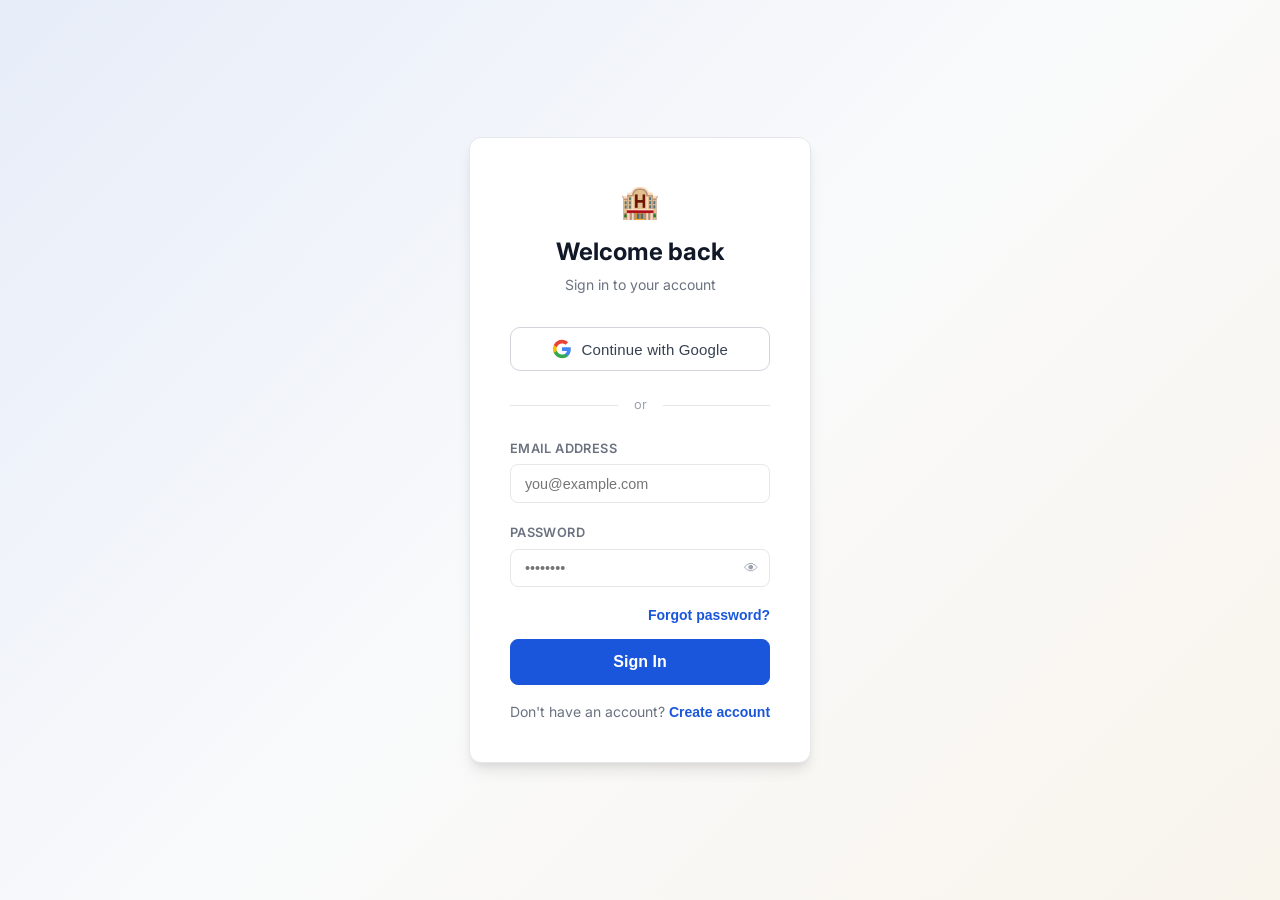
<file: frontend/index.html>
<!DOCTYPE html>
<html lang="en">
<head>
  <meta charset="UTF-8" />
  <meta name="viewport" content="width=device-width, initial-scale=1.0" />
  <title>HotelReservation</title>
  <link rel="preconnect" href="https://fonts.googleapis.com" />
  <link href="https://fonts.googleapis.com/css2?family=Inter:wght@400;500;600;700&display=swap" rel="stylesheet" />
  <link rel="stylesheet" href="css/styles.css" />
  <!-- Google Identity Services (required for the token flow) -->
  <!-- FIX: removed async/defer — GIS must be fully loaded before the user
       can click "Sign in with Google". async/defer means window.google
       may still be undefined when the first click fires, causing a silent
       failure. Synchronous load guarantees the library is ready. -->
  <script src="https://accounts.google.com/gsi/client"></script>
</head>
<body>

<!-- ── Toast container ─────────────────────────────────────── -->
<div id="toast-container" class="toast-container"></div>

<!-- ════════════════════════════════════════════════════════════
     AUTH SHELL  (unauthenticated)
     ════════════════════════════════════════════════════════════ -->
<div id="auth-shell" class="auth-layout" style="display:none;">
  <div>

    <!-- ── LOGIN ──────────────────────────────────────────────── -->
    <div id="auth-login" class="auth-card auth-view">
      <div class="auth-header">
        <div class="auth-logo">🏨</div>
        <h1 class="auth-title">Welcome back</h1>
        <p class="auth-subtitle">Sign in to your account</p>
      </div>

      <div id="login-alert" class="alert alert-error"></div>

      <button id="btn-google-login" type="button" class="btn btn-google btn-block btn-lg">
        <svg class="google-icon" viewBox="0 0 24 24" width="20" height="20" xmlns="http://www.w3.org/2000/svg">
          <path d="M22.56 12.25c0-.78-.07-1.53-.2-2.25H12v4.26h5.92c-.26 1.37-1.04 2.53-2.21 3.31v2.77h3.57c2.08-1.92 3.28-4.74 3.28-8.09z" fill="#4285F4"/>
          <path d="M12 23c2.97 0 5.46-.98 7.28-2.66l-3.57-2.77c-.98.66-2.23 1.06-3.71 1.06-2.86 0-5.29-1.93-6.16-4.53H2.18v2.84C3.99 20.53 7.7 23 12 23z" fill="#34A853"/>
          <path d="M5.84 14.09c-.22-.66-.35-1.36-.35-2.09s.13-1.43.35-2.09V7.07H2.18C1.43 8.55 1 10.22 1 12s.43 3.45 1.18 4.93l2.85-2.22.81-.62z" fill="#FBBC05"/>
          <path d="M12 5.38c1.62 0 3.06.56 4.21 1.64l3.15-3.15C17.45 2.09 14.97 1 12 1 7.7 1 3.99 3.47 2.18 7.07l3.66 2.84c.87-2.6 3.3-4.53 6.16-4.53z" fill="#EA4335"/>
        </svg>
        Continue with Google
      </button>

      <div class="divider">or</div>

      <form id="form-login">
        <div class="form-group">
          <label class="form-label" for="login-email">Email Address</label>
          <input id="login-email" class="form-control" type="email"
            placeholder="you@example.com" required autocomplete="email" />
        </div>
        <div class="form-group">
          <label class="form-label" for="login-password">Password</label>
          <div class="input-group">
            <input id="login-password" class="form-control" type="password"
              placeholder="••••••••" required autocomplete="current-password" />
            <button type="button" class="input-icon-right toggle-pw">👁</button>
          </div>
        </div>

        <div class="flex-between mb-2">
          <span></span>
          <button type="button" class="link-btn"
            onclick="Router.goAuth('forgot-password')">Forgot password?</button>
        </div>

        <button id="btn-login" class="btn btn-primary btn-block btn-lg" type="submit">
          Sign In
        </button>
      </form>

      <p class="text-center" style="font-size:0.875rem;color:var(--text-secondary);margin-top:1rem;">
        Don't have an account?
        <button class="link-btn" onclick="Router.goAuth('register')">Create account</button>
      </p>
    </div>

    <!-- ── REGISTER ────────────────────────────────────────────── -->
    <div id="auth-register" class="auth-card auth-view" style="display:none;">
      <div class="auth-header">
        <div class="auth-logo">🏨</div>
        <h1 class="auth-title">Create account</h1>
        <p class="auth-subtitle">Join HotelReservation today</p>
      </div>

      <div id="reg-alert" class="alert alert-error"></div>

      <button id="btn-google-register" type="button" class="btn btn-google btn-block btn-lg">
        <svg class="google-icon" viewBox="0 0 24 24" width="20" height="20" xmlns="http://www.w3.org/2000/svg">
          <path d="M22.56 12.25c0-.78-.07-1.53-.2-2.25H12v4.26h5.92c-.26 1.37-1.04 2.53-2.21 3.31v2.77h3.57c2.08-1.92 3.28-4.74 3.28-8.09z" fill="#4285F4"/>
          <path d="M12 23c2.97 0 5.46-.98 7.28-2.66l-3.57-2.77c-.98.66-2.23 1.06-3.71 1.06-2.86 0-5.29-1.93-6.16-4.53H2.18v2.84C3.99 20.53 7.7 23 12 23z" fill="#34A853"/>
          <path d="M5.84 14.09c-.22-.66-.35-1.36-.35-2.09s.13-1.43.35-2.09V7.07H2.18C1.43 8.55 1 10.22 1 12s.43 3.45 1.18 4.93l2.85-2.22.81-.62z" fill="#FBBC05"/>
          <path d="M12 5.38c1.62 0 3.06.56 4.21 1.64l3.15-3.15C17.45 2.09 14.97 1 12 1 7.7 1 3.99 3.47 2.18 7.07l3.66 2.84c.87-2.6 3.3-4.53 6.16-4.53z" fill="#EA4335"/>
        </svg>
        Sign up with Google
      </button>

      <div class="divider">or</div>

      <form id="form-register">
        <div class="form-group">
          <label class="form-label" for="reg-name">Full Name</label>
          <input id="reg-name" class="form-control" type="text"
            placeholder="John Doe" required autocomplete="name" />
        </div>
        <div class="form-group">
          <label class="form-label" for="reg-email">Email Address</label>
          <input id="reg-email" class="form-control" type="email"
            placeholder="you@example.com" required autocomplete="email" />
        </div>
        <div class="form-group">
          <label class="form-label" for="reg-password">Password</label>
          <div class="input-group">
            <input id="reg-password" class="form-control" type="password"
              placeholder="Min 8 characters" required autocomplete="new-password" />
            <button type="button" class="input-icon-right toggle-pw">👁</button>
          </div>
        </div>
        <div class="form-group">
          <label class="form-label" for="reg-confirm">Confirm Password</label>
          <div class="input-group">
            <input id="reg-confirm" class="form-control" type="password"
              placeholder="Repeat password" required autocomplete="new-password" />
            <button type="button" class="input-icon-right toggle-pw">👁</button>
          </div>
        </div>

        <button id="btn-register" class="btn btn-primary btn-block btn-lg" type="submit">
          Create Account
        </button>
      </form>

      <p class="text-center" style="font-size:0.875rem;color:var(--text-secondary);margin-top:1rem;">
        Already have an account?
        <button class="link-btn" onclick="Router.goAuth('login')">Sign in</button>
      </p>
    </div>

    <!-- ── VERIFY EMAIL ────────────────────────────────────────── -->
    <div id="auth-verify-email" class="auth-card auth-view" style="display:none;">
      <div class="auth-header">
        <div class="auth-logo">📧</div>
        <h1 class="auth-title">Verify your email</h1>
        <p class="auth-subtitle">
          We sent a 6-digit code to<br>
          <strong id="verify-email-hint" style="color:var(--primary);">your email</strong>
        </p>
      </div>

      <div id="verify-alert" class="alert alert-error"></div>

      <div id="otp-verify-email" class="otp-container">
        <input class="otp-input" type="text" maxlength="1" inputmode="numeric" />
        <input class="otp-input" type="text" maxlength="1" inputmode="numeric" />
        <input class="otp-input" type="text" maxlength="1" inputmode="numeric" />
        <input class="otp-input" type="text" maxlength="1" inputmode="numeric" />
        <input class="otp-input" type="text" maxlength="1" inputmode="numeric" />
        <input class="otp-input" type="text" maxlength="1" inputmode="numeric" />
      </div>

      <button id="btn-verify-email" class="btn btn-primary btn-block btn-lg">
        Verify Email
      </button>

      <p class="text-center mt-2" style="font-size:0.875rem;color:var(--text-secondary);">
        Didn't receive it?
        <button id="btn-resend-verify" class="link-btn">Resend code</button>
      </p>

      <p class="text-center mt-1">
        <button class="link-btn" onclick="Router.goAuth('login')"
          style="color:var(--text-muted);font-weight:500;">← Back to login</button>
      </p>
    </div>

    <!-- ── FORGOT PASSWORD ─────────────────────────────────────── -->
    <div id="auth-forgot-password" class="auth-card auth-view" style="display:none;">
      <div class="auth-header">
        <div class="auth-logo">🔑</div>
        <h1 class="auth-title">Reset password</h1>
        <p class="auth-subtitle">Enter your email and we'll send a reset code</p>
      </div>

      <div id="forgot-alert" class="alert alert-error"></div>

      <form id="form-forgot">
        <div class="form-group">
          <label class="form-label" for="forgot-email">Email Address</label>
          <input id="forgot-email" class="form-control" type="email"
            placeholder="you@example.com" required />
        </div>
        <button id="btn-forgot" class="btn btn-primary btn-block btn-lg" type="submit">
          Send Reset Code
        </button>
      </form>

      <p class="text-center mt-2">
        <button class="link-btn" onclick="Router.goAuth('login')"
          style="color:var(--text-muted);font-weight:500;">← Back to login</button>
      </p>
    </div>

    <!-- ── RESET PASSWORD  (OTP + new password) ───────────────── -->
    <div id="auth-reset-password" class="auth-card auth-view" style="display:none;">
      <div class="auth-header">
        <div class="auth-logo">🔐</div>
        <h1 class="auth-title">Set new password</h1>
        <p class="auth-subtitle">
          Enter the code sent to<br>
          <strong id="reset-email-hint" style="color:var(--primary);">your email</strong>
        </p>
      </div>

      <div id="reset-alert" class="alert alert-error"></div>

      <!-- Phase 1: OTP entry -->
      <div id="reset-phase-otp">
        <div id="otp-reset" class="otp-container">
          <input class="otp-input" type="text" maxlength="1" inputmode="numeric" />
          <input class="otp-input" type="text" maxlength="1" inputmode="numeric" />
          <input class="otp-input" type="text" maxlength="1" inputmode="numeric" />
          <input class="otp-input" type="text" maxlength="1" inputmode="numeric" />
          <input class="otp-input" type="text" maxlength="1" inputmode="numeric" />
          <input class="otp-input" type="text" maxlength="1" inputmode="numeric" />
        </div>
        <button id="btn-verify-otp" class="btn btn-primary btn-block btn-lg" style="margin-top:1.25rem;">
          Verify Code
        </button>
      </div>

      <!-- Phase 2: New password (shown after OTP is verified) -->
      <div id="reset-phase-password" style="display:none;">
        <div class="form-group">
          <label class="form-label" for="reset-new-password">New Password</label>
          <div class="input-group">
            <input id="reset-new-password" class="form-control" type="password"
              placeholder="Min 8 characters" autocomplete="new-password" />
            <button type="button" class="input-icon-right toggle-pw">👁️</button>
          </div>
        </div>
        <div class="form-group">
          <label class="form-label" for="reset-confirm-password">Confirm Password</label>
          <div class="input-group">
            <input id="reset-confirm-password" class="form-control" type="password"
              placeholder="Repeat password" autocomplete="new-password" />
            <button type="button" class="input-icon-right toggle-pw">👁️</button>
          </div>
        </div>
        <button id="btn-reset-password" class="btn btn-primary btn-block btn-lg">
          Reset Password
        </button>
      </div>
    </div>

  </div>
</div>
<!-- end auth-shell -->

<!-- ════════════════════════════════════════════════════════════
     APP SHELL  (authenticated)
     ════════════════════════════════════════════════════════════ -->
<div id="app-shell" class="app-container" style="display:none;">

  <div id="sidebar-overlay" class="sidebar-overlay"></div>

  <!-- ── SIDEBAR ──────────────────────────────────────────────── -->
  <aside id="sidebar" class="sidebar">
    <div class="sidebar-logo">
      <div class="logo-title"><span>🏨</span> HotelReservation</div>
    </div>

    <nav class="sidebar-nav">
      <span class="nav-section-label">Main</span>
      <button class="nav-link active" data-view="dashboard" onclick="Router.go('dashboard')">
        <span class="nav-icon">🏠</span> Dashboard
      </button>
      <button class="nav-link" data-view="profile" onclick="Router.go('profile')">
        <span class="nav-icon">👤</span> My Profile
      </button>

      <span class="nav-section-label">Account</span>
      <button class="nav-link" data-view="edit-profile" onclick="Router.go('edit-profile')">
        <span class="nav-icon">✏️</span> Edit Profile
      </button>
      <button class="nav-link" data-view="change-password" onclick="Router.go('change-password')">
        <span class="nav-icon">🔒</span> Change Password
      </button>

      <span class="nav-section-label">Developer</span>
      <button class="nav-link" data-view="endpoints" onclick="Router.go('endpoints')">
        <span class="nav-icon">🔌</span> API Explorer
        <span class="nav-badge">10</span>
      </button>
    </nav>

    <div class="sidebar-footer">
      <div class="user-info-mini">
        <div class="avatar-circle" id="mini-avatar">U</div>
        <div class="user-info-text">
          <div class="user-name-mini"  id="mini-name">Loading…</div>
          <div class="user-email-mini" id="mini-email"></div>
        </div>
      </div>
      <button id="btn-logout" class="btn btn-ghost btn-block btn-sm" style="margin-top:0.5rem;">
        🚪 Sign Out
      </button>
    </div>
  </aside>

  <!-- ── MAIN CONTENT ─────────────────────────────────────────── -->
  <div class="main-content">

    <header class="topbar">
      <div>
        <button id="hamburger" class="hamburger">☰</button>
        <div class="topbar-title"    id="topbar-title">Dashboard</div>
        <div class="topbar-subtitle" id="topbar-subtitle">Welcome back!</div>
      </div>
      <div class="topbar-actions">
        <button class="btn btn-outline btn-sm" onclick="Router.go('edit-profile')">
          Edit Profile
        </button>
      </div>
    </header>

    <!-- ════════════════════════════════════════════════════
         VIEW: Dashboard
         ════════════════════════════════════════════════════ -->
    <div id="view-dashboard" class="view active">
      <div class="page-container">

        <div class="profile-hero">
          <div class="profile-avatar-large" id="dash-avatar">U</div>
          <div class="profile-hero-info">
            <div class="profile-hero-name"  id="dash-name">Loading…</div>
            <div class="profile-hero-email" id="dash-email"></div>
            <div class="profile-hero-badge">✅ Active Account</div>
          </div>
        </div>

        <div class="info-grid">
          <div class="info-item">
            <div class="info-label">Full Name</div>
            <div class="info-value" id="dash-name-2">—</div>
          </div>
          <div class="info-item">
            <div class="info-label">Email</div>
            <div class="info-value" id="dash-email-2">—</div>
          </div>
          <div class="info-item">
            <div class="info-label">Phone</div>
            <div class="info-value" id="dash-phone">—</div>
          </div>
          <div class="info-item">
            <div class="info-label">User ID</div>
            <div class="info-value" id="dash-id">—</div>
          </div>
        </div>

        <div class="card">
          <div class="card-header">
            <div>
              <div class="card-title">Quick Actions</div>
              <div class="card-subtitle">Common tasks</div>
            </div>
          </div>
          <div style="display:flex;gap:0.75rem;flex-wrap:wrap;">
            <button class="btn btn-primary" onclick="Router.go('edit-profile')">✏️ Update Profile</button>
            <button class="btn btn-outline" onclick="Router.go('change-password')">🔒 Change Password</button>
            <button class="btn btn-ghost"   onclick="Router.go('endpoints')">🔌 API Explorer</button>
          </div>
        </div>

      </div>
    </div>

    <!-- ════════════════════════════════════════════════════
         VIEW: Profile (read-only)
         ════════════════════════════════════════════════════ -->
    <div id="view-profile" class="view">
      <div class="page-container">

        <div class="profile-hero">
          <div class="profile-avatar-large" id="profile-avatar">U</div>
          <div class="profile-hero-info">
            <div class="profile-hero-name"  id="profile-name">Loading…</div>
            <div class="profile-hero-email" id="profile-email"></div>
            <div class="profile-hero-badge">✅ Verified Account</div>
          </div>
          <button class="btn btn-outline btn-sm"
            style="color:white;border-color:rgba(255,255,255,0.6);background:rgba(255,255,255,0.15);"
            onclick="Router.go('edit-profile')">Edit ✏️</button>
        </div>

        <div class="card">
          <div class="card-header">
            <div class="card-title">Account Details</div>
          </div>
          <div class="info-grid" style="margin-bottom:0;">
            <div class="info-item">
              <div class="info-label">Full Name</div>
              <div class="info-value" id="profile-name2">—</div>
            </div>
            <div class="info-item">
              <div class="info-label">Email</div>
              <div class="info-value" id="profile-email2">—</div>
            </div>
            <div class="info-item">
              <div class="info-label">Phone</div>
              <div class="info-value" id="profile-phone">—</div>
            </div>
            <div class="info-item">
              <div class="info-label">User ID</div>
              <div class="info-value" id="profile-id">—</div>
            </div>
          </div>
        </div>

      </div>
    </div>

    <!-- ════════════════════════════════════════════════════
         VIEW: Edit Profile
         ════════════════════════════════════════════════════ -->
    <div id="view-edit-profile" class="view">
      <div class="page-container">

        <div class="card">
          <div class="card-header">
            <div>
              <div class="card-title">Update Profile</div>
              <div class="card-subtitle">PATCH /api/me/profile/update</div>
            </div>
          </div>

          <div id="edit-profile-alert" class="alert alert-error"></div>

          <form id="form-edit-profile">
            <label for="edit-image" style="cursor:pointer;">
              <div class="avatar-upload-area">
                <div class="avatar-preview" id="edit-avatar-preview">U</div>
                <div class="avatar-upload-text">
                  <strong>Click to change profile photo</strong>
                  JPG, PNG supported
                </div>
              </div>
            </label>
            <input id="edit-image" type="file" accept="image/*" style="display:none;" />

            <div class="form-group">
              <label class="form-label" for="edit-phone">Phone Number</label>
              <input id="edit-phone" class="form-control" type="tel"
                placeholder="+977 98XXXXXXXX" />
              <div class="form-hint">Include country code for best results</div>
            </div>

            <div style="display:flex;gap:0.75rem;">
              <button id="btn-save-profile" class="btn btn-primary" type="submit">Save Changes</button>
              <button type="button" class="btn btn-ghost" onclick="Router.go('profile')">Cancel</button>
            </div>
          </form>
        </div>

      </div>
    </div>

    <!-- ════════════════════════════════════════════════════
         VIEW: Change Password
         ════════════════════════════════════════════════════ -->
    <div id="view-change-password" class="view">
      <div class="page-container">

        <div class="card">
          <div class="card-header">
            <div>
              <div class="card-title">Change Password</div>
              <div class="card-subtitle">POST /_allauth/app/v1/auth/password/change</div>
            </div>
          </div>

          <div id="change-pw-alert" class="alert alert-error"></div>

          <form id="form-change-password">
            <div class="form-group">
              <label class="form-label" for="current-password">Current Password</label>
              <div class="input-group">
                <input id="current-password" class="form-control" type="password"
                  placeholder="Your current password" required autocomplete="current-password" />
                <button type="button" class="input-icon-right toggle-pw">👁</button>
              </div>
            </div>
            <div class="form-group">
              <label class="form-label" for="new-password">New Password</label>
              <div class="input-group">
                <input id="new-password" class="form-control" type="password"
                  placeholder="Min 8 characters" required autocomplete="new-password" />
                <button type="button" class="input-icon-right toggle-pw">👁</button>
              </div>
            </div>
            <div class="form-group">
              <label class="form-label" for="confirm-new-password">Confirm New Password</label>
              <div class="input-group">
                <input id="confirm-new-password" class="form-control" type="password"
                  placeholder="Repeat new password" required autocomplete="new-password" />
                <button type="button" class="input-icon-right toggle-pw">👁</button>
              </div>
            </div>

            <button id="btn-change-password" class="btn btn-primary" type="submit">
              Update Password
            </button>
          </form>
        </div>

      </div>
    </div>

    <!-- ════════════════════════════════════════════════════
         VIEW: API Explorer
         ════════════════════════════════════════════════════ -->
    <div id="view-endpoints" class="view">
      <div class="page-container">

        <div class="card section-gap">
          <div class="card-header">
            <div>
              <div class="card-title">🔌 API Explorer</div>
              <div class="card-subtitle">All 10 backend endpoints – click to expand & test</div>
            </div>
          </div>

          <p style="font-size:0.75rem;font-weight:700;color:var(--text-muted);text-transform:uppercase;letter-spacing:0.08em;margin-bottom:0.5rem;">Auth Endpoints</p>

          <div class="endpoint-card">
            <div class="endpoint-header">
              <span class="method-badge method-post">POST</span>
              <span class="endpoint-path">/_allauth/app/v1/auth/signup</span>
              <span class="endpoint-desc">Register a new user</span>
              <span class="ep-arrow">▼</span>
            </div>
            <div class="endpoint-body">
              <p style="font-size:0.8rem;color:var(--text-secondary);margin-bottom:0.5rem;">Request body (JSON):</p>
              <div class="code-block">{ "email": "user@example.com", "password": "secure123", "full_name": "John Doe" }</div>
              <p style="font-size:0.75rem;color:var(--text-muted);margin-top:0.5rem;">→ Follow up with <b>POST /auth/email/verify</b> using the 6-digit OTP sent to email.</p>
            </div>
          </div>

          <div class="endpoint-card">
            <div class="endpoint-header">
              <span class="method-badge method-post">POST</span>
              <span class="endpoint-path">/_allauth/app/v1/auth/login</span>
              <span class="endpoint-desc">Login with email + password</span>
              <span class="ep-arrow">▼</span>
            </div>
            <div class="endpoint-body">
              <div class="code-block">{ "email": "user@example.com", "password": "secure123" }</div>
            </div>
          </div>

          <div class="endpoint-card">
            <div class="endpoint-header">
              <span class="method-badge method-delete">DELETE</span>
              <span class="endpoint-path">/_allauth/app/v1/auth/logout</span>
              <span class="endpoint-desc">Logout (invalidate session)</span>
              <span class="ep-arrow">▼</span>
            </div>
            <div class="endpoint-body">
              <p style="font-size:0.8rem;color:var(--text-secondary);">Requires: Authorization Bearer token. No body needed.</p>
            </div>
          </div>

          <div class="endpoint-card">
            <div class="endpoint-header">
              <span class="method-badge method-post">POST</span>
              <span class="endpoint-path">/_allauth/app/v1/auth/email/verify</span>
              <span class="endpoint-desc">Verify email with 6-digit OTP</span>
              <span class="ep-arrow">▼</span>
            </div>
            <div class="endpoint-body">
              <div class="code-block">{ "key": "123456" }</div>
            </div>
          </div>

          <div class="endpoint-card">
            <div class="endpoint-header">
              <span class="method-badge method-post">POST</span>
              <span class="endpoint-path">/_allauth/app/v1/auth/password/request</span>
              <span class="endpoint-desc">Request password reset (sends OTP)</span>
              <span class="ep-arrow">▼</span>
            </div>
            <div class="endpoint-body">
              <div class="code-block">{ "email": "user@example.com" }</div>
            </div>
          </div>

          <div class="endpoint-card">
            <div class="endpoint-header">
              <span class="method-badge method-get">GET</span>
              <span class="endpoint-path">/_allauth/app/v1/auth/password/reset</span>
              <span class="endpoint-desc">Validate OTP via X-Password-Reset-Key header</span>
              <span class="ep-arrow">▼</span>
            </div>
            <div class="endpoint-body">
              <div class="code-block">GET /_allauth/app/v1/auth/password/reset
X-Password-Reset-Key: 123456</div>
            </div>
          </div>

          <div class="endpoint-card">
            <div class="endpoint-header">
              <span class="method-badge method-post">POST</span>
              <span class="endpoint-path">/_allauth/app/v1/auth/password/reset</span>
              <span class="endpoint-desc">Set new password using verified OTP</span>
              <span class="ep-arrow">▼</span>
            </div>
            <div class="endpoint-body">
              <div class="code-block">{ "key": "123456", "password": "newSecret99" }</div>
            </div>
          </div>

          <div class="endpoint-card">
            <div class="endpoint-header">
              <span class="method-badge method-post">POST</span>
              <span class="endpoint-path">/_allauth/app/v1/auth/password/change</span>
              <span class="endpoint-desc">Change password (authenticated)</span>
              <span class="ep-arrow">▼</span>
            </div>
            <div class="endpoint-body">
              <p style="font-size:0.8rem;color:var(--text-secondary);margin-bottom:0.35rem;">Requires: Bearer token</p>
              <div class="code-block">{ "current_password": "oldPass", "new_password": "newPass123" }</div>
            </div>
          </div>

          <div class="endpoint-card">
            <div class="endpoint-header">
              <span class="method-badge method-post">POST</span>
              <span class="endpoint-path">/_allauth/app/v1/auth/token/refresh</span>
              <span class="endpoint-desc">Refresh JWT access token</span>
              <span class="ep-arrow">▼</span>
            </div>
            <div class="endpoint-body">
              <div class="code-block">{ "refresh": "eyJ…" }</div>
              <button class="btn btn-outline btn-sm" style="margin-top:0.75rem;" onclick="explorerCall('refresh')">▶ Try it</button>
              <div id="result-refresh" class="response-area" style="display:none;margin-top:0.5rem;"></div>
            </div>
          </div>

          <p style="font-size:0.75rem;font-weight:700;color:var(--text-muted);text-transform:uppercase;letter-spacing:0.08em;margin:1rem 0 0.5rem;">Profile Endpoints</p>

          <div class="endpoint-card">
            <div class="endpoint-header">
              <span class="method-badge method-get">GET</span>
              <span class="endpoint-path">/api/me/</span>
              <span class="endpoint-desc">Get current authenticated user</span>
              <span class="ep-arrow">▼</span>
            </div>
            <div class="endpoint-body">
              <p style="font-size:0.8rem;color:var(--text-secondary);margin-bottom:0.35rem;">Requires: Bearer token</p>
              <button class="btn btn-outline btn-sm" style="margin-top:0.75rem;" onclick="explorerCall('get-me')">▶ Try it</button>
              <div id="result-get-me" class="response-area" style="margin-top:0.5rem;"></div>
            </div>
          </div>

          <div class="endpoint-card">
            <div class="endpoint-header">
              <span class="method-badge method-patch">PATCH</span>
              <span class="endpoint-path">/api/me/profile/update</span>
              <span class="endpoint-desc">Update profile image & phone</span>
              <span class="ep-arrow">▼</span>
            </div>
            <div class="endpoint-body">
              <p style="font-size:0.8rem;color:var(--text-secondary);margin-bottom:0.35rem;">Requires: Bearer token · Content-Type: multipart/form-data</p>
              <div class="code-block">PATCH /api/me/profile/update
Authorization: Bearer &lt;access_token&gt;

FormData:
  phone: "+977 9800000000"
  image: [file, optional]</div>
              <button class="btn btn-outline btn-sm" style="margin-top:0.75rem;" onclick="explorerCall('get-profile')">▶ GET Profile</button>
              <div id="result-get-profile" class="response-area" style="margin-top:0.5rem;"></div>
            </div>
          </div>

        </div><!-- end card -->

        <!-- Token Inspector -->
        <div class="card">
          <div class="card-header">
            <div class="card-title">🔑 Current Tokens</div>
          </div>
          <div>
            <p style="font-size:0.78rem;color:var(--text-muted);margin-bottom:0.5rem;">Access Token (JWT):</p>
            <div class="code-block" id="token-display"
              style="word-break:break-all;font-size:0.72rem;max-height:80px;overflow:auto;">—</div>
            <button class="btn btn-outline btn-sm" style="margin-top:0.75rem;"
              onclick="document.getElementById('token-display').textContent = Tokens.access || '(none)'">
              Show Token
            </button>
          </div>
        </div>

      </div>
    </div>
    <!-- end views -->

  </div><!-- end main-content -->
</div><!-- end app-shell -->

<!-- Public-safe: client_id is not a secret -->
<script>
  window.__GOOGLE_CLIENT_ID__ = '783306575389-e9c48viohr7o8aafl81vml9usd74fjsl.apps.googleusercontent.com';
</script>

<script src="js/api.js"></script>
<script src="js/app.js"></script>

<!--
  FIX: moved g-btn-container to after the scripts.
  It must exist in the DOM when loginWithGoogleButton() runs, but
  it does not need to exist before DOMContentLoaded — placing it
  here keeps it out of the tab order and screen reader flow.

  Hidden container for google.accounts.id.renderButton().
  renderButton writes Google's own button element here; we then
  programmatically click it to open the GIS credential popup
  without FedCM — works even when FedCM is disabled by the user.
  position:fixed keeps it out of the layout flow entirely so it
  can never accidentally affect scrollHeight or page dimensions.
-->
<div id="g-btn-container"
  style="position:fixed;top:-9999px;left:-9999px;width:1px;height:1px;overflow:hidden;opacity:0;pointer-events:none;"
  aria-hidden="true"></div>

</body>
</html>
</file>
<file: frontend/css/styles.css>
/* ===========================
   CSS Variables & Reset
   =========================== */
:root {
  --primary: #1a56db;
  --primary-dark: #1e429f;
  --primary-light: #e8efff;
  --accent: #f59e0b;
  --success: #10b981;
  --danger: #ef4444;
  --warning: #f59e0b;
  --text-primary: #111827;
  --text-secondary: #6b7280;
  --text-muted: #9ca3af;
  --bg: #f9fafb;
  --surface: #ffffff;
  --border: #e5e7eb;
  --border-focus: #3b82f6;
  --shadow-sm: 0 1px 2px rgba(0,0,0,0.05);
  --shadow: 0 4px 6px -1px rgba(0,0,0,0.10), 0 2px 4px -1px rgba(0,0,0,0.06);
  --shadow-lg: 0 10px 15px -3px rgba(0,0,0,0.10), 0 4px 6px -2px rgba(0,0,0,0.05);
  --radius: 0.5rem;
  --radius-lg: 0.75rem;
  --transition: 0.2s ease;
}

*, *::before, *::after { box-sizing: border-box; margin: 0; padding: 0; }

html { scroll-behavior: smooth; }

body {
  font-family: 'Inter', system-ui, -apple-system, sans-serif;
  background: var(--bg);
  color: var(--text-primary);
  min-height: 100vh;
  line-height: 1.5;
}

/* ===========================
   Layout
   =========================== */
.app-container {
  display: flex;
  min-height: 100vh;
}

/* ===========================
   Sidebar / Nav
   =========================== */
.sidebar {
  width: 260px;
  background: var(--surface);
  border-right: 1px solid var(--border);
  display: flex;
  flex-direction: column;
  position: fixed;
  top: 0; left: 0; bottom: 0;
  z-index: 100;
  box-shadow: var(--shadow-sm);
  transition: transform var(--transition);
}

.sidebar-logo {
  padding: 1.5rem 1.5rem 1rem;
  border-bottom: 1px solid var(--border);
}

.logo-title {
  font-size: 1.2rem;
  font-weight: 700;
  color: var(--primary);
  display: flex;
  align-items: center;
  gap: 0.5rem;
}

.logo-title span { font-size: 1.4rem; }

.sidebar-nav {
  flex: 1;
  padding: 1rem 0.75rem;
  display: flex;
  flex-direction: column;
  gap: 0.25rem;
}

.nav-section-label {
  font-size: 0.7rem;
  font-weight: 600;
  color: var(--text-muted);
  text-transform: uppercase;
  letter-spacing: 0.08em;
  padding: 0.5rem 0.75rem;
  margin-top: 0.5rem;
}

.nav-link {
  display: flex;
  align-items: center;
  gap: 0.75rem;
  padding: 0.6rem 0.75rem;
  border-radius: var(--radius);
  color: var(--text-secondary);
  text-decoration: none;
  font-size: 0.875rem;
  font-weight: 500;
  cursor: pointer;
  border: none;
  background: none;
  width: 100%;
  text-align: left;
  transition: background var(--transition), color var(--transition);
}

.nav-link:hover {
  background: var(--primary-light);
  color: var(--primary);
}

.nav-link.active {
  background: var(--primary-light);
  color: var(--primary);
  font-weight: 600;
}

.nav-link .nav-icon { font-size: 1rem; width: 1.25rem; }

.nav-badge {
  margin-left: auto;
  background: var(--primary);
  color: white;
  font-size: 0.65rem;
  font-weight: 700;
  padding: 0.1rem 0.4rem;
  border-radius: 9999px;
}

.sidebar-footer {
  padding: 1rem 0.75rem;
  border-top: 1px solid var(--border);
}

.user-info-mini {
  display: flex;
  align-items: center;
  gap: 0.75rem;
  padding: 0.6rem 0.75rem;
  border-radius: var(--radius);
  background: var(--bg);
}

.avatar-circle {
  width: 36px; height: 36px;
  border-radius: 50%;
  background: var(--primary);
  color: white;
  display: flex; align-items: center; justify-content: center;
  font-weight: 700;
  font-size: 0.875rem;
  overflow: hidden;
  flex-shrink: 0;
}

.avatar-circle img { width: 100%; height: 100%; object-fit: cover; }

.user-info-text { overflow: hidden; }
.user-name-mini { font-size: 0.8rem; font-weight: 600; color: var(--text-primary); white-space: nowrap; overflow: hidden; text-overflow: ellipsis; }
.user-email-mini { font-size: 0.7rem; color: var(--text-muted); white-space: nowrap; overflow: hidden; text-overflow: ellipsis; }

/* ===========================
   Main Content
   =========================== */
.main-content {
  margin-left: 260px;
  flex: 1;
  display: flex;
  flex-direction: column;
  min-height: 100vh;
}

.topbar {
  background: var(--surface);
  border-bottom: 1px solid var(--border);
  padding: 1rem 2rem;
  display: flex;
  align-items: center;
  justify-content: space-between;
  position: sticky; top: 0; z-index: 50;
}

.topbar-title { font-size: 1.1rem; font-weight: 700; color: var(--text-primary); }
.topbar-subtitle { font-size: 0.8rem; color: var(--text-muted); margin-top: 0.1rem; }

.topbar-actions { display: flex; align-items: center; gap: 0.75rem; }

.page-container {
  padding: 2rem;
  max-width: 900px;
  width: 100%;
}

/* ===========================
   Views (pages)
   =========================== */
.view { display: none; }
.view.active { display: block; }

/* ===========================
   Auth Layout (unauthenticated)
   =========================== */
.auth-layout {
  min-height: 100vh;
  display: flex;
  align-items: center;
  justify-content: center;
  background: linear-gradient(135deg, #1a56db15 0%, #f9fafb 50%, #f59e0b10 100%);
  padding: 2rem;
}

.auth-card {
  background: var(--surface);
  border-radius: var(--radius-lg);
  box-shadow: var(--shadow-lg);
  padding: 2.5rem;
  width: 100%;
  max-width: 440px;
  border: 1px solid var(--border);
}

.auth-header { text-align: center; margin-bottom: 2rem; }
.auth-logo { font-size: 2rem; margin-bottom: 0.5rem; }
.auth-title { font-size: 1.5rem; font-weight: 700; color: var(--text-primary); }
.auth-subtitle { font-size: 0.875rem; color: var(--text-secondary); margin-top: 0.25rem; }

/* ===========================
   Forms
   =========================== */
.form-group { margin-bottom: 1.25rem; }

.form-label {
  display: block;
  font-size: 0.8rem;
  font-weight: 600;
  color: var(--text-secondary);
  margin-bottom: 0.4rem;
  text-transform: uppercase;
  letter-spacing: 0.03em;
}

.form-control {
  width: 100%;
  padding: 0.65rem 0.875rem;
  border: 1.5px solid var(--border);
  border-radius: var(--radius);
  font-size: 0.9rem;
  color: var(--text-primary);
  background: var(--surface);
  transition: border-color var(--transition), box-shadow var(--transition);
  outline: none;
}

.form-control:focus {
  border-color: var(--border-focus);
  box-shadow: 0 0 0 3px rgba(59,130,246,0.15);
}

.form-control.error { border-color: var(--danger); }

.input-group { position: relative; }
.input-group .form-control { padding-right: 2.5rem; }
.input-icon-right {
  position: absolute; right: 0.75rem; top: 50%; transform: translateY(-50%);
  cursor: pointer; color: var(--text-muted); font-size: 0.9rem;
  background: none; border: none; padding: 0;
}

.form-hint { font-size: 0.78rem; color: var(--text-muted); margin-top: 0.3rem; }
.form-error { font-size: 0.78rem; color: var(--danger); margin-top: 0.3rem; }

/* ===========================
   Buttons
   =========================== */
.btn {
  display: inline-flex; align-items: center; justify-content: center; gap: 0.4rem;
  padding: 0.65rem 1.25rem;
  border-radius: var(--radius);
  font-size: 0.875rem;
  font-weight: 600;
  cursor: pointer;
  border: 1.5px solid transparent;
  transition: all var(--transition);
  text-decoration: none;
  white-space: nowrap;
}

.btn:disabled { opacity: 0.6; cursor: not-allowed; }

.btn-primary { background: var(--primary); color: white; border-color: var(--primary); }
.btn-primary:hover:not(:disabled) { background: var(--primary-dark); border-color: var(--primary-dark); }

.btn-outline { background: transparent; color: var(--primary); border-color: var(--primary); }
.btn-outline:hover:not(:disabled) { background: var(--primary-light); }

.btn-danger { background: var(--danger); color: white; border-color: var(--danger); }
.btn-danger:hover:not(:disabled) { background: #dc2626; }

.btn-ghost { background: transparent; color: var(--text-secondary); border-color: transparent; }
.btn-ghost:hover:not(:disabled) { background: var(--bg); color: var(--text-primary); }

.btn-sm { padding: 0.4rem 0.875rem; font-size: 0.8rem; }
.btn-lg { padding: 0.8rem 1.75rem; font-size: 1rem; }
.btn-block { width: 100%; }

.btn-loading { position: relative; color: transparent !important; }
.btn-loading::after {
  content: '';
  position: absolute;
  width: 1rem; height: 1rem;
  border: 2px solid rgba(255,255,255,0.4);
  border-top-color: white;
  border-radius: 50%;
  animation: spin 0.7s linear infinite;
}

@keyframes spin { to { transform: rotate(360deg); } }

/* ===========================
   Cards
   =========================== */
.card {
  background: var(--surface);
  border: 1px solid var(--border);
  border-radius: var(--radius-lg);
  padding: 1.5rem;
  box-shadow: var(--shadow-sm);
}

.card-header {
  display: flex; align-items: center; justify-content: space-between;
  margin-bottom: 1.25rem; padding-bottom: 1rem;
  border-bottom: 1px solid var(--border);
}

.card-title { font-size: 1rem; font-weight: 700; color: var(--text-primary); }
.card-subtitle { font-size: 0.8rem; color: var(--text-muted); margin-top: 0.1rem; }

/* ===========================
   Profile Sections
   =========================== */
.profile-hero {
  background: linear-gradient(135deg, var(--primary) 0%, var(--primary-dark) 100%);
  border-radius: var(--radius-lg);
  padding: 2rem;
  color: white;
  display: flex;
  align-items: center;
  gap: 1.5rem;
  margin-bottom: 1.5rem;
  box-shadow: var(--shadow);
}

.profile-avatar-large {
  width: 80px; height: 80px;
  border-radius: 50%;
  background: rgba(255,255,255,0.25);
  border: 3px solid rgba(255,255,255,0.5);
  display: flex; align-items: center; justify-content: center;
  font-size: 2rem; font-weight: 700;
  overflow: hidden; flex-shrink: 0;
}

.profile-avatar-large img { width: 100%; height: 100%; object-fit: cover; }

.profile-hero-info { flex: 1; }
.profile-hero-name { font-size: 1.4rem; font-weight: 700; }
.profile-hero-email { opacity: 0.8; font-size: 0.875rem; margin-top: 0.2rem; }
.profile-hero-badge {
  display: inline-flex; align-items: center; gap: 0.3rem;
  background: rgba(255,255,255,0.2);
  padding: 0.25rem 0.75rem;
  border-radius: 9999px;
  font-size: 0.75rem;
  margin-top: 0.5rem;
}

.info-grid {
  display: grid;
  grid-template-columns: 1fr 1fr;
  gap: 1rem;
  margin-bottom: 1.5rem;
}

.info-item {
  background: var(--surface);
  border: 1px solid var(--border);
  border-radius: var(--radius);
  padding: 1rem;
}

.info-label { font-size: 0.7rem; font-weight: 600; color: var(--text-muted); text-transform: uppercase; letter-spacing: 0.05em; margin-bottom: 0.25rem; }
.info-value { font-size: 0.9rem; font-weight: 600; color: var(--text-primary); }

/* ===========================
   Avatar Upload
   =========================== */
.avatar-upload-area {
  display: flex;
  align-items: center;
  gap: 1.5rem;
  padding: 1.25rem;
  background: var(--bg);
  border: 2px dashed var(--border);
  border-radius: var(--radius);
  cursor: pointer;
  transition: border-color var(--transition), background var(--transition);
  margin-bottom: 1.25rem;
}

.avatar-upload-area:hover { border-color: var(--primary); background: var(--primary-light); }

.avatar-preview {
  width: 64px; height: 64px;
  border-radius: 50%;
  background: var(--primary);
  color: white;
  display: flex; align-items: center; justify-content: center;
  font-size: 1.4rem; font-weight: 700;
  overflow: hidden; flex-shrink: 0;
  border: 2px solid var(--border);
}

.avatar-preview img { width: 100%; height: 100%; object-fit: cover; }
.avatar-upload-text { font-size: 0.85rem; color: var(--text-secondary); }
.avatar-upload-text strong { color: var(--primary); display: block; margin-bottom: 0.1rem; }

/* ===========================
   Alert / Toast
   =========================== */
.alert {
  display: flex; align-items: flex-start; gap: 0.75rem;
  padding: 0.875rem 1rem;
  border-radius: var(--radius);
  font-size: 0.875rem;
  margin-bottom: 1.25rem;
  animation: slideIn 0.2s ease;
}

@keyframes slideIn { from { opacity: 0; transform: translateY(-6px); } to { opacity: 1; transform: translateY(0); } }

.alert-success { background: #ecfdf5; border: 1px solid #a7f3d0; color: #065f46; }
.alert-error { background: #fef2f2; border: 1px solid #fecaca; color: #991b1b; }
.alert-info { background: #eff6ff; border: 1px solid #bfdbfe; color: #1e40af; }
.alert-icon { font-size: 1rem; flex-shrink: 0; margin-top: 0.05rem; }

.toast-container {
  position: fixed; top: 1.25rem; right: 1.25rem; z-index: 9999;
  display: flex; flex-direction: column; gap: 0.5rem;
}

.toast {
  background: var(--surface);
  border: 1px solid var(--border);
  border-radius: var(--radius);
  padding: 0.875rem 1.25rem;
  box-shadow: var(--shadow-lg);
  display: flex; align-items: center; gap: 0.75rem;
  min-width: 280px; max-width: 380px;
  animation: toastIn 0.25s ease;
  font-size: 0.875rem;
}

@keyframes toastIn { from { opacity: 0; transform: translateX(20px); } to { opacity: 1; transform: translateX(0); } }
.toast.fadeOut { animation: toastOut 0.25s ease forwards; }
@keyframes toastOut { to { opacity: 0; transform: translateX(20px); } }

.toast-success { border-left: 4px solid var(--success); }
.toast-error { border-left: 4px solid var(--danger); }
.toast-info { border-left: 4px solid var(--primary); }

.toast-icon { font-size: 1.1rem; flex-shrink: 0; }
.toast-close { margin-left: auto; background: none; border: none; cursor: pointer; color: var(--text-muted); font-size: 1rem; }

/* ===========================
   OTP Input
   =========================== */
.otp-container {
  display: flex; gap: 0.5rem; justify-content: center;
  margin: 1.25rem 0;
}

.otp-input {
  width: 48px; height: 56px;
  border: 2px solid var(--border);
  border-radius: var(--radius);
  font-size: 1.4rem; font-weight: 700;
  text-align: center;
  color: var(--text-primary);
  outline: none;
  transition: border-color var(--transition), box-shadow var(--transition);
}

.otp-input:focus { border-color: var(--primary); box-shadow: 0 0 0 3px rgba(59,130,246,0.15); }

/* ===========================
   Tabs
   =========================== */
.tabs { display: flex; gap: 0; border-bottom: 2px solid var(--border); margin-bottom: 1.5rem; }
.tab-btn {
  padding: 0.65rem 1.25rem;
  border: none; background: none;
  font-size: 0.875rem; font-weight: 600;
  color: var(--text-muted);
  cursor: pointer;
  border-bottom: 2px solid transparent;
  margin-bottom: -2px;
  transition: all var(--transition);
}
.tab-btn:hover { color: var(--primary); }
.tab-btn.active { color: var(--primary); border-bottom-color: var(--primary); }

.tab-panel { display: none; }
.tab-panel.active { display: block; }

/* ===========================
   Dividers & misc
   =========================== */
.divider {
  display: flex; align-items: center; gap: 1rem;
  margin: 1.5rem 0; color: var(--text-muted); font-size: 0.8rem;
}
.divider::before, .divider::after {
  content: ''; flex: 1;
  height: 1px; background: var(--border);
}

.link-btn { background: none; border: none; color: var(--primary); font-size: 0.875rem; cursor: pointer; font-weight: 600; text-decoration: none; }
.link-btn:hover { text-decoration: underline; }

.section-gap { margin-bottom: 1.5rem; }
.text-center { text-align: center; }
.text-right { text-align: right; }
.mt-1 { margin-top: 0.5rem; }
.mt-2 { margin-top: 1rem; }
.mb-2 { margin-bottom: 1rem; }
.flex { display: flex; }
.flex-between { display: flex; align-items: center; justify-content: space-between; }
.gap-2 { gap: 1rem; }

/* ===========================
   Endpoint Explorer (Dev)
   =========================== */
.endpoint-card {
  background: var(--surface);
  border: 1px solid var(--border);
  border-radius: var(--radius);
  overflow: hidden;
  margin-bottom: 0.75rem;
}

.endpoint-header {
  display: flex; align-items: center; gap: 0.75rem;
  padding: 0.875rem 1rem;
  cursor: pointer;
  transition: background var(--transition);
}
.endpoint-header:hover { background: var(--bg); }

.method-badge {
  font-size: 0.65rem; font-weight: 800; letter-spacing: 0.05em;
  padding: 0.2rem 0.5rem; border-radius: 4px;
  min-width: 48px; text-align: center;
}
.method-get { background: #ecfdf5; color: #065f46; border: 1px solid #a7f3d0; }
.method-post { background: #eff6ff; color: #1e40af; border: 1px solid #bfdbfe; }
.method-put { background: #fffbeb; color: #92400e; border: 1px solid #fde68a; }
.method-patch { background: #f5f3ff; color: #4c1d95; border: 1px solid #ddd6fe; }
.method-delete { background: #fef2f2; color: #991b1b; border: 1px solid #fecaca; }

.endpoint-path { font-family: monospace; font-size: 0.85rem; color: var(--text-primary); flex: 1; }
.endpoint-desc { font-size: 0.78rem; color: var(--text-muted); }

.endpoint-body {
  border-top: 1px solid var(--border);
  padding: 1rem;
  background: var(--bg);
  display: none;
}

.endpoint-body.open { display: block; }

.code-block {
  background: #1e293b;
  color: #e2e8f0;
  border-radius: var(--radius);
  padding: 1rem;
  font-family: 'Fira Code', 'Cascadia Code', monospace;
  font-size: 0.8rem;
  overflow-x: auto;
  line-height: 1.6;
  margin-top: 0.75rem;
}

.response-area {
  margin-top: 0.75rem;
  background: #0f172a;
  color: #94a3b8;
  border-radius: var(--radius);
  padding: 1rem;
  font-family: monospace; font-size: 0.8rem;
  max-height: 220px; overflow-y: auto;
  white-space: pre-wrap;
  word-break: break-all;
  line-height: 1.6;
}

.response-area.success-response { color: #86efac; }
.response-area.error-response { color: #fca5a5; }

/* ===========================
   Hamburger (mobile)
   =========================== */
.hamburger {
  display: none; background: none; border: none; cursor: pointer;
  font-size: 1.25rem; color: var(--text-primary);
}

.sidebar-overlay {
  display: none; position: fixed; inset: 0; background: rgba(0,0,0,0.4); z-index: 99;
}

/* ===========================
   Responsive
   =========================== */
@media (max-width: 768px) {
  .sidebar {
    transform: translateX(-100%);
    z-index: 200;
  }
  .sidebar.open { transform: translateX(0); }
  .sidebar-overlay.open { display: block; }
  .main-content { margin-left: 0; }
  .hamburger { display: block; }
  .info-grid { grid-template-columns: 1fr; }
  .page-container { padding: 1.25rem; }
  .auth-card { padding: 1.75rem; }
  .profile-hero { flex-direction: column; text-align: center; }
  .topbar { padding: 0.875rem 1.25rem; }
}

/* ══════════════════════════════════════════════════════════════
   GOOGLE SIGN-IN BUTTON
   ══════════════════════════════════════════════════════════════ */

.btn-google {
  display: flex;
  align-items: center;
  justify-content: center;
  gap: 0.6rem;
  background: #ffffff;
  color: #374151;
  border: 1.5px solid #d1d5db;
  border-radius: var(--radius-md, 10px);
  font-size: 0.9375rem;
  font-weight: 500;
  padding: 0.7rem 1.25rem;
  cursor: pointer;
  transition: background 0.15s ease, box-shadow 0.15s ease, border-color 0.15s ease;
  width: 100%;
  letter-spacing: 0.01em;
}

.btn-google:hover:not(:disabled) {
  background: #f9fafb;
  border-color: #9ca3af;
  box-shadow: 0 1px 4px rgba(0,0,0,0.08);
}

.btn-google:active:not(:disabled) {
  background: #f3f4f6;
}

.btn-google:disabled {
  opacity: 0.6;
  cursor: not-allowed;
}

.btn-google.btn-loading {
  pointer-events: none;
  opacity: 0.7;
}

.btn-google .google-icon {
  flex-shrink: 0;
}

/* Dark-mode friendly override */
@media (prefers-color-scheme: dark) {
  .btn-google {
    background: #1f2937;
    color: #f9fafb;
    border-color: #374151;
  }
  .btn-google:hover:not(:disabled) {
    background: #374151;
    border-color: #6b7280;
  }
}
</file>
